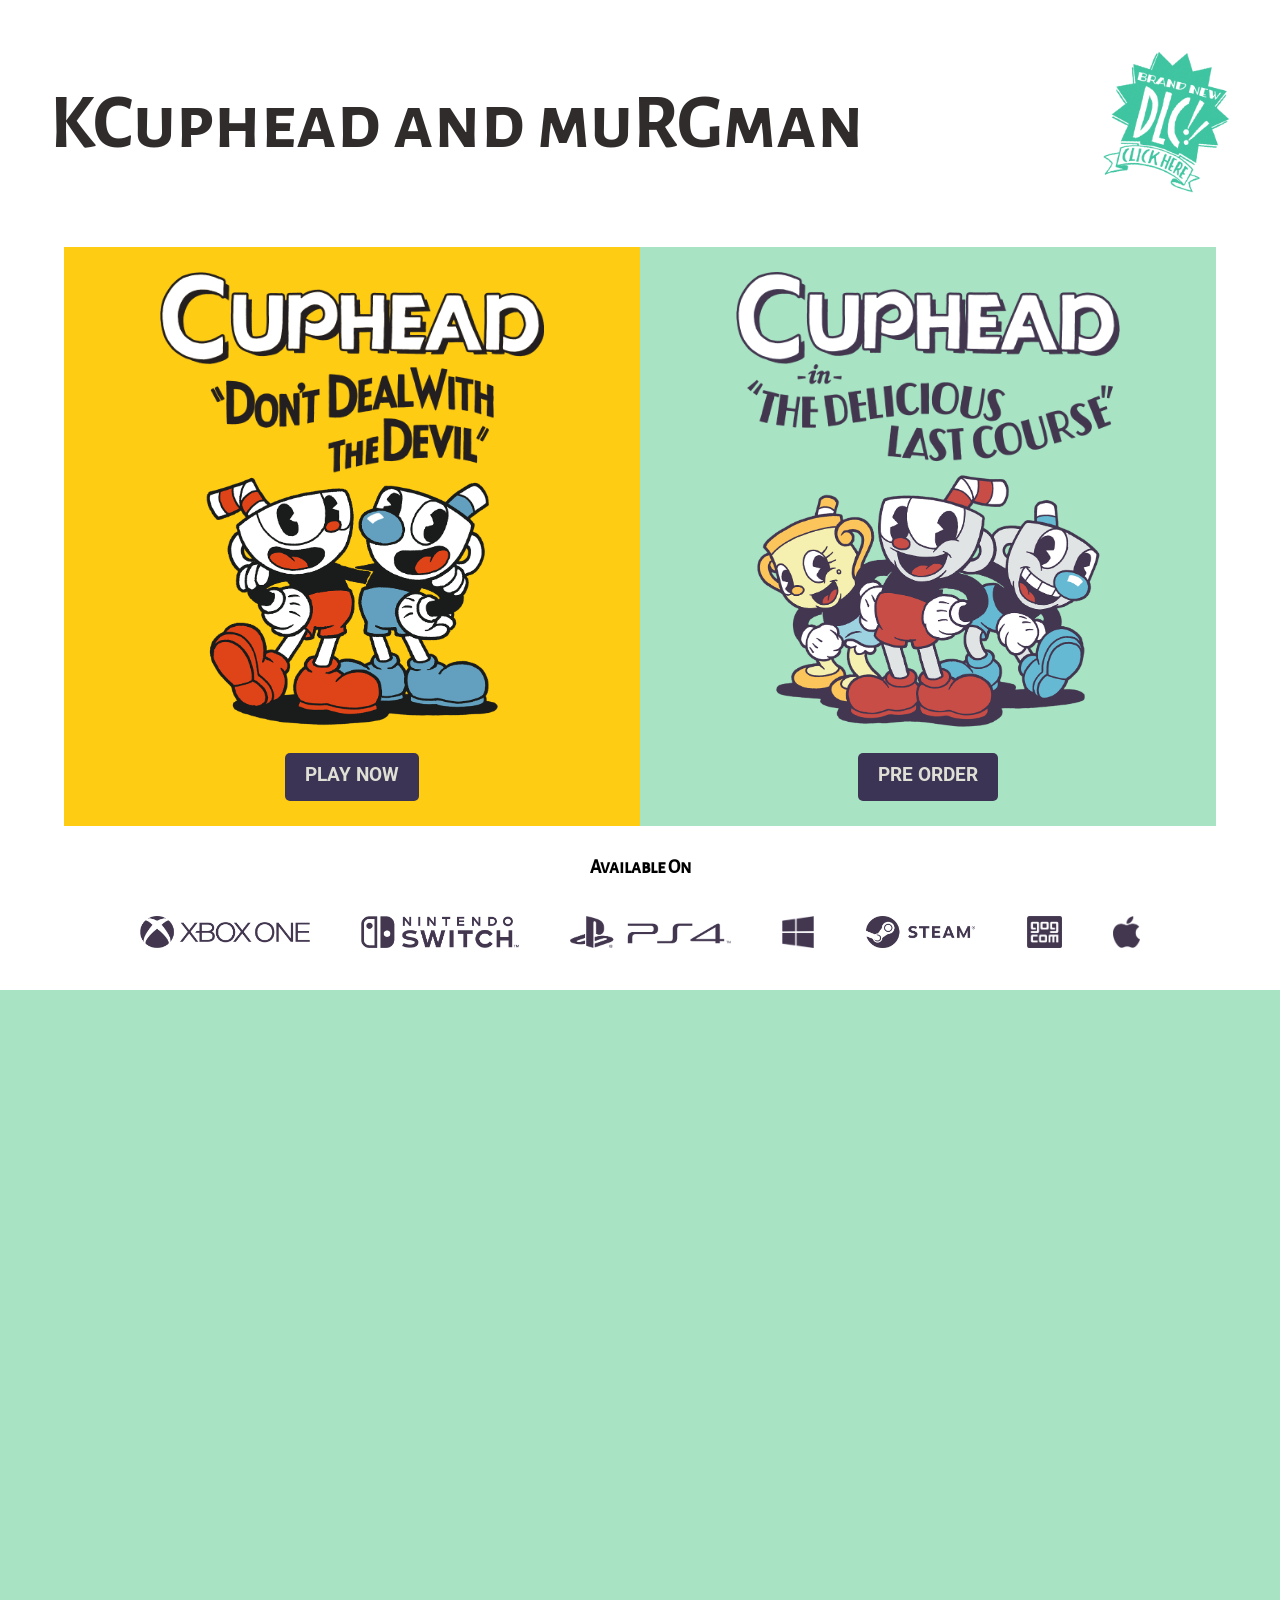
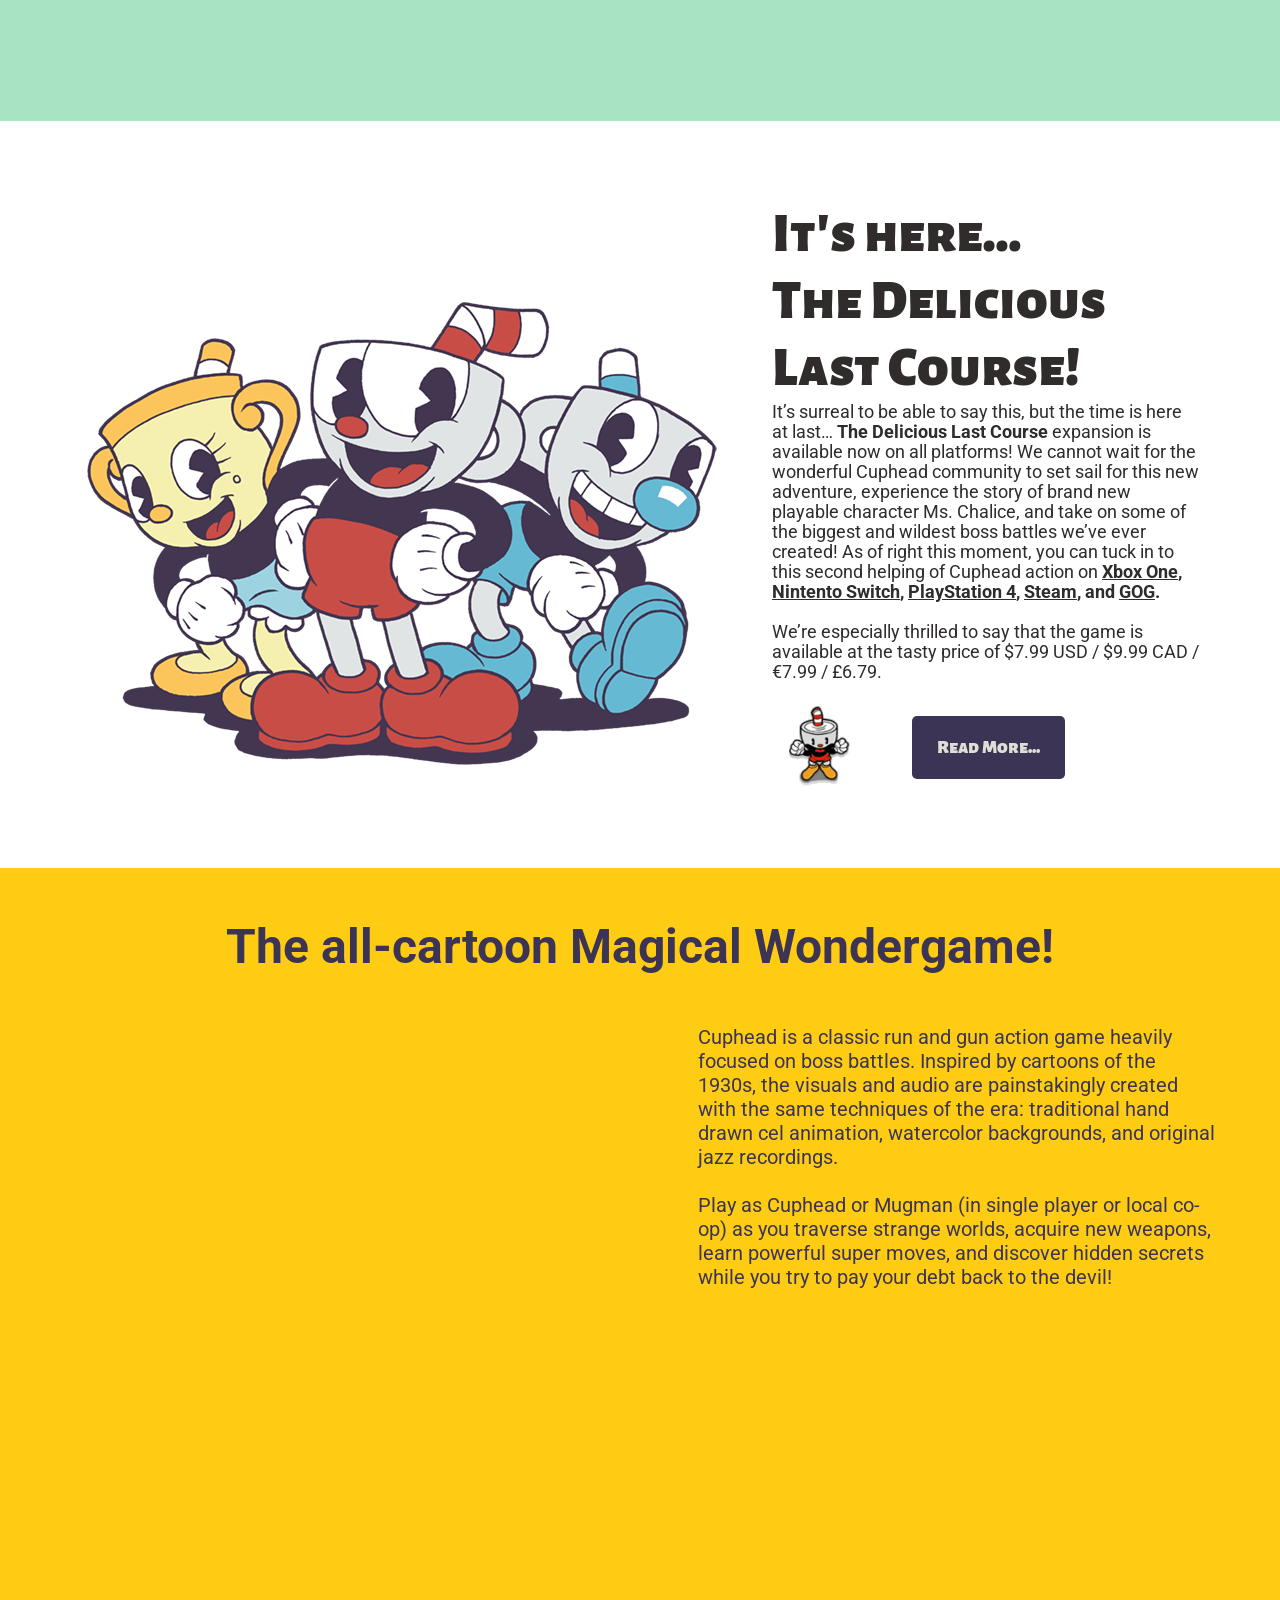
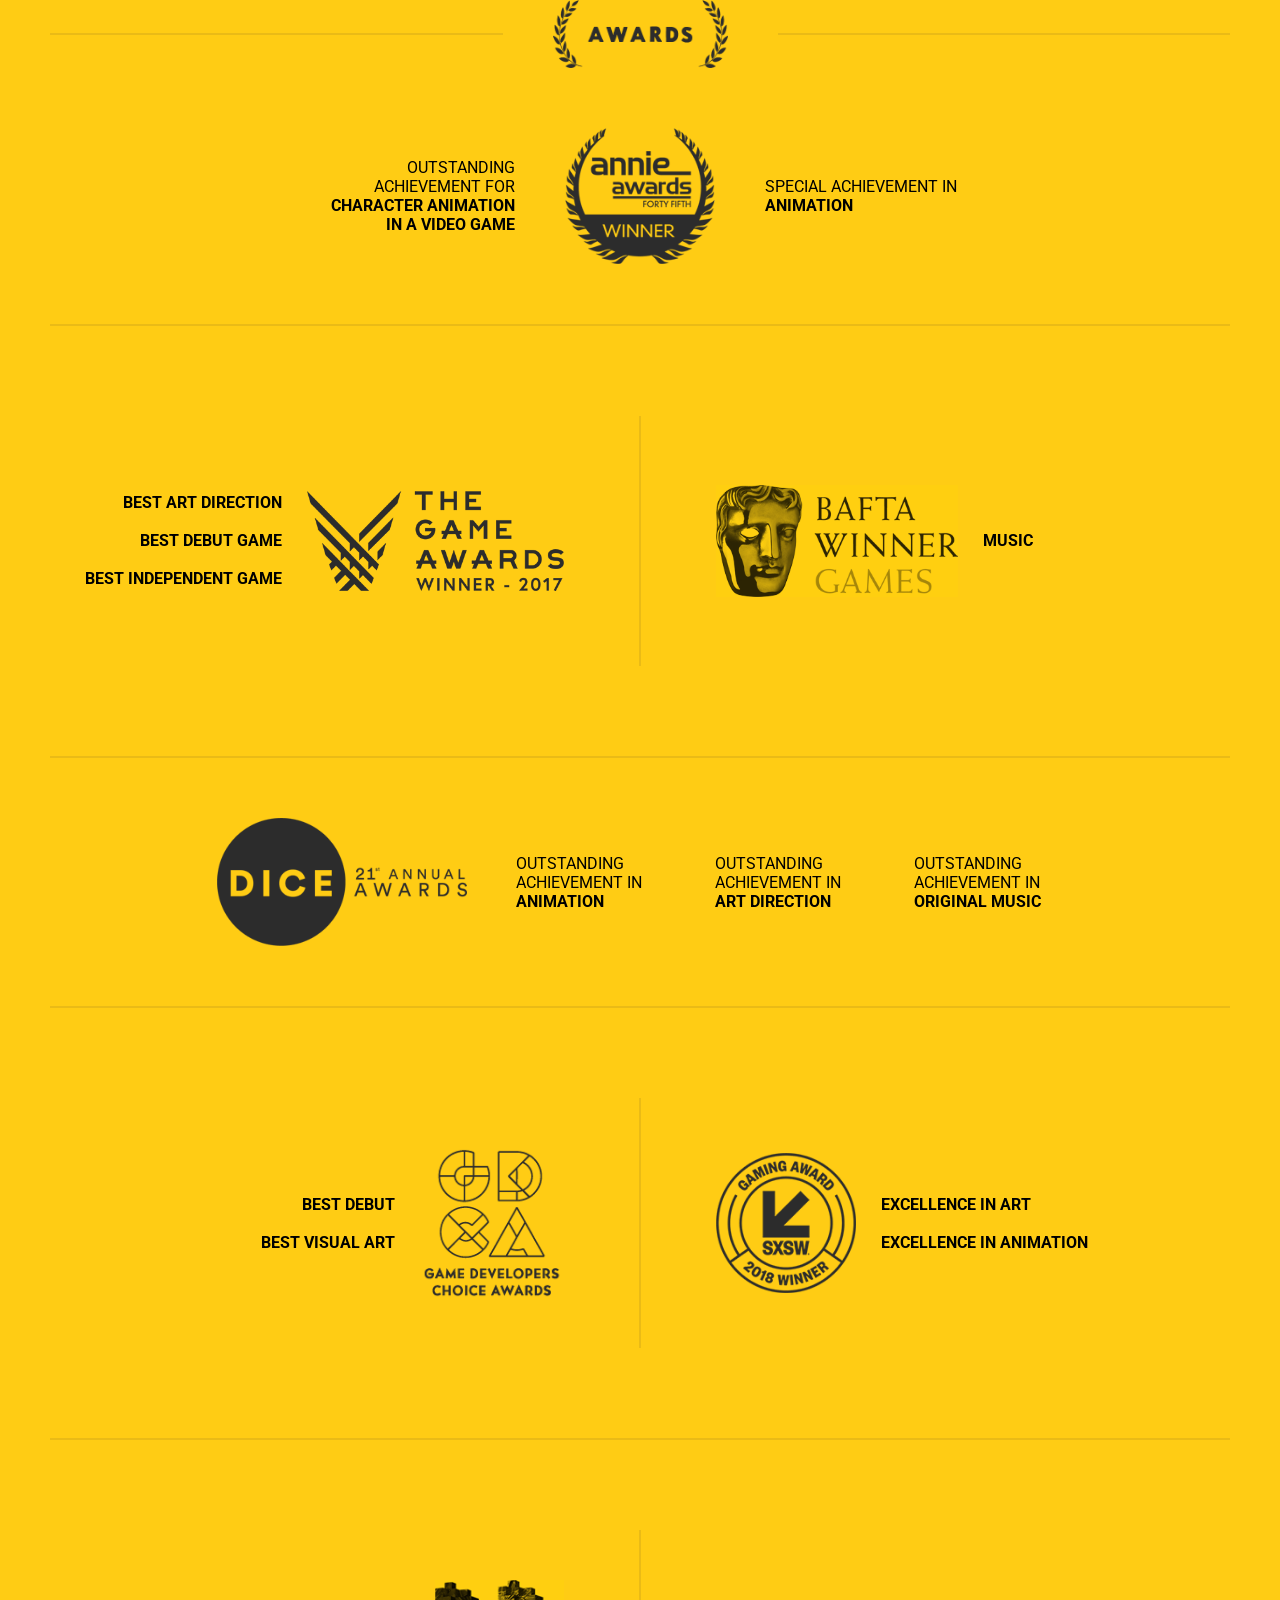
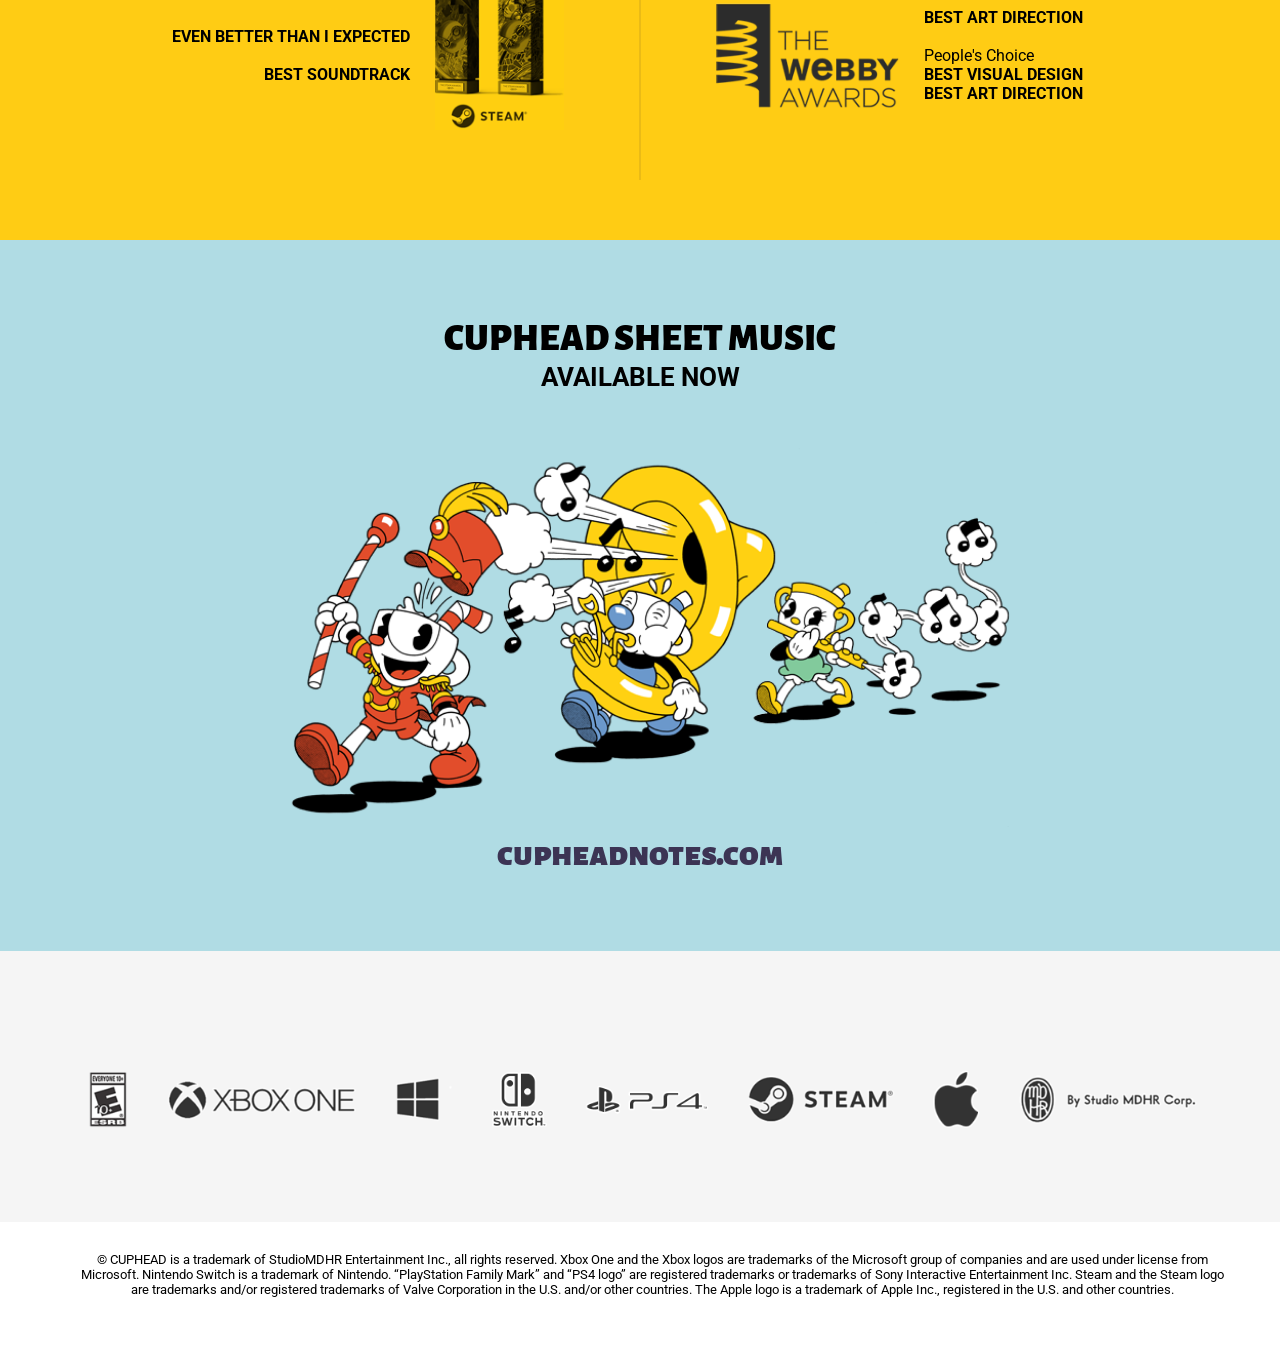
<file: html/index.html>
<!DOCTYPE html>
<html lang="en">
<head>
  <meta charset="UTF-8">
  <meta http-equiv="X-UA-Compatible" content="IE=edge">
  <meta name="viewport" content="width=device-width, initial-scale=1.0">
  <link rel="stylesheet" href="../css/index.css">
  <link rel="icon" href="../assets/ui/images/logo.png">
  <title>KCuphead and muRGman | Home</title>
</head>
<body>
  <nav>
    <div class="left">
      <p id="logo">KCuphead and muRGman</p>
    </div>
    <div class="right">
      <img src="/assets/ui/images/dlc-sticker-final.png" alt="">
    </div>
  </nav>
  <main>

      <div class="promotion-card">
        <div class="left">
          <img src="../assets/ui/images/ddwtd-logo.png" alt="" class="logo">
          <img src="../assets/ui/images/cuphead-mumgn-bothers.png" alt="" class="image">
          <a href="game.html" class="button">PLAY NOW</a>
        </div>
        <div class="right">
          <img src="../assets/ui/images/dlc-logo.png" alt="" class="logo">
          <img src="../assets/ui/images/cuphead-mugman-mschalice-trio.png" alt="" class="image">
          <a href="pre-order.html" class="button">PRE ORDER</a>
        </div>
      </div>

      <div class="available-platforms">
        <p>Available On</p>
        <div class="platform-container">
          <img src="../assets/ui/images/xbox.png" alt="">
          <img src="../assets/ui/images/switch.png" alt="">
          <img src="../assets/ui/images/ps4.png" alt="">
          <img src="../assets/ui/images/windows.png" alt="">
          <img src="../assets/ui/images/steam.png" alt="">
          <img src="../assets/ui/images/gog.png" alt="">
          <img src="../assets/ui/images/apple.png" alt="">
        </div>
      </div>

      <div class="dlc-video">
        <iframe src="https://www.youtube.com/embed/zEE0CvlSNZc" title="YouTube video player" frameborder="0" allow="accelerometer; autoplay; clipboard-write; encrypted-media; gyroscope; picture-in-picture; web-share" allowfullscreen>
        </iframe>
      </div>

      <div class="delicious-last-course">
        <img src="../assets/ui/images/dlc_heroes_cropped_web.png" alt="">
        <div class="dlc-text">
          <p>It’s here…</p>
          <p>The Delicious Last Course!</p>
          <p>It’s surreal to be able to say this, but the time is here at last…
            <b>The Delicious Last Course</b>
            expansion is available now on all platforms! We cannot wait for the wonderful Cuphead community to set sail for this new adventure, experience the story of brand new playable character Ms. Chalice, and take on some of the biggest and wildest boss battles we’ve ever created! As of right this moment, you can tuck in to this second helping of Cuphead action on
            <b>
              <a href="https://www.xbox.com/en-US/en-WW/games/store/cuphead-the-delicious-last-course/9pn2schcv9q0" target="_blank">Xbox One</a>,
              <a href="https://www.nintendo.com/store/products/cuphead-the-delicious-last-course-switch/" target="_blank">Nintento Switch</a>,
              <a href="https://store.playstation.com/en-us/product/UP8062-CUSA20499_00-CUPHEADDLC000000" target="_blank">PlayStation 4</a>,
              <a href="https://store.steampowered.com/app/1117850/Cuphead__The_Delicious_Last_Course/" target="_blank">Steam</a >, and
              <a href="https://www.gog.com/en/game/cuphead_the_delicious_last_course" target="_blank">GOG</a>.
            </b>
            <br><br>
            <p>
              We’re especially thrilled to say that the game is available at the tasty price of $7.99 USD / $9.99 CAD / €7.99 / £6.79.
            </p>
            <div class="button-container">
              <img src="../assets/ui/images/cuphead_jump.gif" alt="">
              <a href="read-more.html" class="button">Read More...</a>
            </div>
          </p>
        </div>
      </div>

      <div class="magical-wondergame">
        <p class="title">The all-cartoon Magical Wondergame!</p>
        <div class="content-container">
          <iframe src="https://www.youtube.com/embed/KAriv93tzI0" title="YouTube video player" frameborder="0" allow="accelerometer; autoplay; clipboard-write; encrypted-media; gyroscope; picture-in-picture; web-share" allowfullscreen></iframe>
          <div class="paragraph-container">
            <p>
              Cuphead is a classic run and gun action game heavily focused on boss battles. Inspired by cartoons of the 1930s, the visuals and audio are painstakingly created with the same techniques of the era: traditional hand drawn cel animation, watercolor backgrounds, and original jazz recordings.
            </p>
            <br>
            <p>
              Play as Cuphead or Mugman (in single player or local co-op) as you traverse strange worlds, acquire new weapons, learn powerful super moves, and discover hidden secrets while you try to pay your debt back to the devil!
            </p>
          </div>
        </div>
      </div>

      <div class="awards">

        <div class="awards-title">
          <span class="line"></span>
          <img src="../assets/ui/images/awards-laurel.png" alt="">
          <span class="line"></span>
        </div>

        <div class="annie-awards">
          <p>
            OUTSTANDING
            ACHIEVEMENT FOR
            <b>
              CHARACTER ANIMATION
              IN A VIDEO GAME
            </b>
          </p>
          <img src="../assets/ui/images/annie.png" alt="">
          <p>
            SPECIAL
            ACHIEVEMENT IN
            <b>ANIMATION</b>
          </p>
        </div>

        <div class="separator">
          <span class="line"></span>
        </div>

        <div class="the-game-awards-and-bafta-winner-games">

          <div class="left">
            <b>
              <p>BEST ART DIRECTION</p>
              <br>
              <p>BEST DEBUT GAME</p>
              <br>
              <p>BEST INDEPENDENT GAME</p>
            </b>
            <img src="../assets/ui/images/game_awards.png" alt="">
          </div>
          <div class="separator hide">
            <span class="line"></span>
          </div>
          <div class="middle">
            <span class="vertical-line"></span>
          </div>
          <div class="right">
            <img src="../assets/ui/images/bafta.png" alt="">
            <b>
              <p>MUSIC</p>
            </b>
          </div>

        </div>

        <div class="separator">
          <span class="line"></span>
        </div>

        <div class="dice-annual-awards">

          <img src="../assets/ui/images/dice-awards.png" alt="">
          <p>
            OUTSTANDING
            ACHIEVEMENT IN <br>
            <b>ANIMATION</b>
          </p>
          <p>
            OUTSTANDING
            ACHIEVEMENT IN <br>
            <b>ART DIRECTION</b>
          </p>
          <p>
            OUTSTANDING
            ACHIEVEMENT IN <br>
            <b>ORIGINAL MUSIC</b>
          </p>

        </div>

        <div class="separator">
          <span class="line"></span>
        </div>

        <div class="game-developers-choice-awards-and-sxsw">

          <div class="left">
            <b>
              <p>BEST DEBUT</p>
              <br>
              <p>BEST VISUAL ART</p>
            </b>
            <img src="../assets/ui/images/gdca.png" alt="">
          </div>
          <div class="separator hide">
            <span class="line"></span>
          </div>
          <div class="middle">
            <span class="vertical-line"></span>
          </div>
          <div class="right">
            <img src="../assets/ui/images/sxsw.png" alt="">
            <b>
              <p>EXCELLENCE IN ART</p>
              <br>
              <p>EXCELLENCE IN ANIMATION</p>
            </b>
          </div>

        </div>

        <div class="separator">
          <span class="line"></span>
        </div>
        
        <div class="steam-and-webby">

          <div class="left">
            <b>
              <p>EVEN BETTER THAN I EXPECTED</p>
              <br>
              <p>BEST SOUNDTRACK</p>
            </b>
            <img src="../assets/ui/images/steam (1).png" alt="">
          </div>
          <div class="separator hide">
            <span class="line"></span>
          </div>
          <div class="middle">
            <span class="vertical-line"></span>
          </div>
          <div class="right">
            <img src="../assets/ui/images/webby.png" alt="">
            <div class="container">
              <b>
                <p>BEST ART DIRECTION</p>
              </b>
              <br>
              <p>People's Choice</p>
              <b>
                <p>BEST VISUAL DESIGN</p>
                <p>BEST ART DIRECTION</p>
              </b>
            </div>
            
          </div>
        </div>       

      </div>

      <div class="cuphead-sheet-music">

        <p>CUPHEAD SHEET MUSIC</p>
        <p>AVAILABLE NOW</p>
        <img src="../assets/ui/images/marching-band.png" alt="">
        <a href="cuphead-notes.html">cupheadnotes.com</a>

      </div>

      <div class="company-logos">
        <img src="../assets/ui/images/logo_line_2020.png" alt="" >
      </div>

  </main>
  <footer>
    <p>© CUPHEAD is a trademark of StudioMDHR Entertainment Inc., all rights reserved. Xbox One and the Xbox logos are trademarks of the Microsoft group of companies and are used under license from Microsoft. Nintendo Switch is a trademark of Nintendo. “PlayStation Family Mark” and “PS4 logo” are registered trademarks or trademarks of Sony Interactive Entertainment Inc. Steam and the Steam logo are trademarks and/or registered trademarks of Valve Corporation in the U.S. and/or other countries. The Apple logo is a trademark of Apple Inc., registered in the U.S. and other countries.</p>
  </footer>
</body>
</html>
</file>
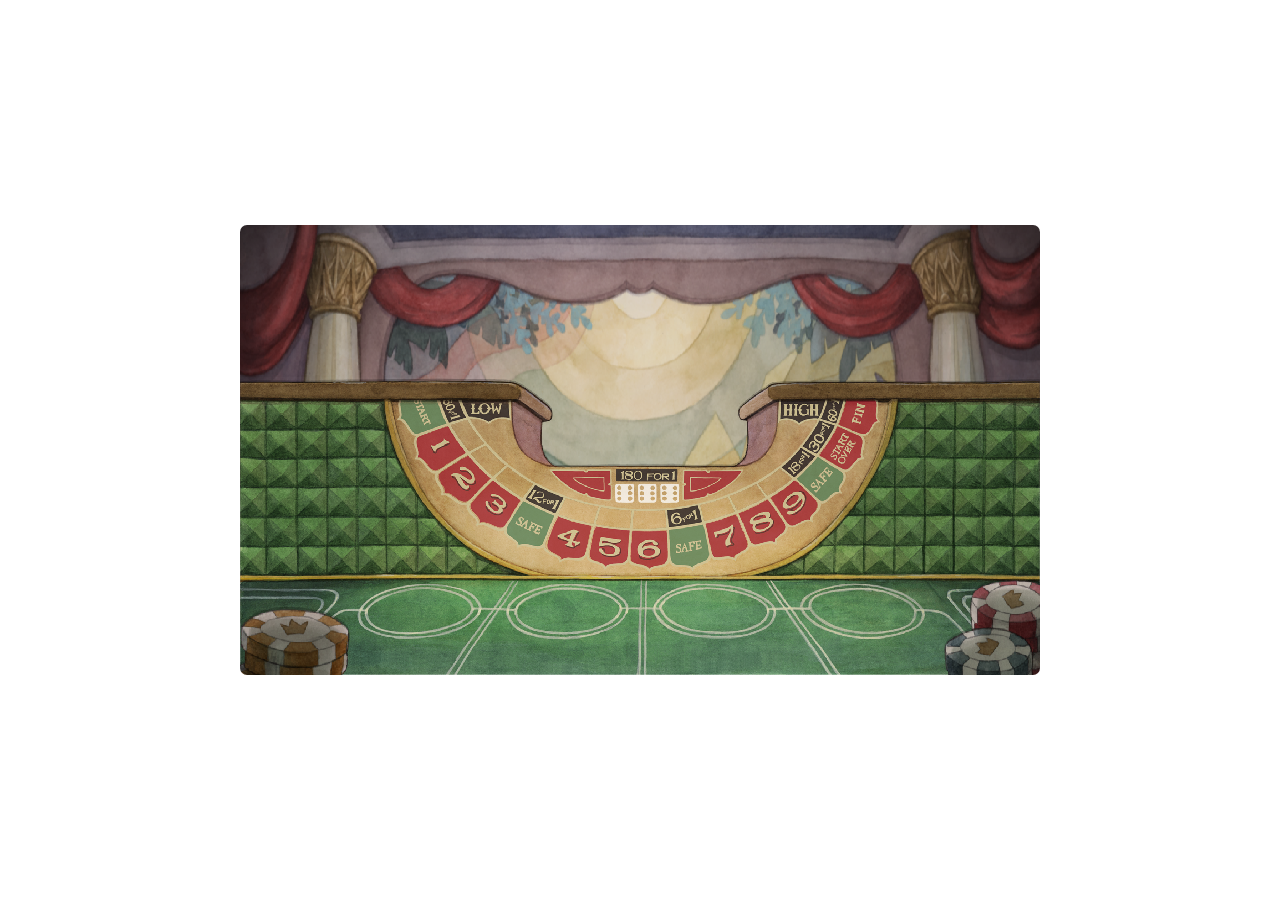
<file: html/game.html>
<!DOCTYPE html>
<html lang="en">
<head>
    <meta charset="UTF-8">
    <meta http-equiv="X-UA-Compatible" content="IE=edge">
    <meta name="viewport" content="width=device-width, initial-scale=1.0">
    <link rel="icon" href="../assets/ui/images/logo.png">
    <link rel="stylesheet" href="../css/game.css">
    <title>KCuphead and muRGman | Play</title>
    <script type="module" src="../javascript/game.js" defer></script>
    <script type="module" src="../javascript/globalEventListener.js" defer></script>
</head>
<body>
  <div id="canvas-container">
    <canvas id="canvas"></canvas>
  </div>
</body>
</html>
</file>
<file: css/index.css>
@import url("global.css");
@import url('https://fonts.googleapis.com/css2?family=Roboto&display=swap');

* {
  margin: 0;
  padding: 0;
}

/* Navigation Bar */

nav {
  display: flex;
  justify-content: space-between;
  align-items: center;
  padding: 50px;
} 

nav #logo {
  font-family: AlegreyaSansSC-Bold;
  font-size: 6vw;
  color: var(--gray);
}

nav .right img {
  width: 10vw;
  animation: pulse 0.3s linear infinite;
}

/* Navigation Bar */

/* Main */

main {
  display: flex;
  flex-direction: column;
  justify-content: center;
  align-items: center;
}

main .promotion-card {
  width: 90%;
  display: flex;
}

main .promotion-card .left {
  padding: 25px 0 25px 0;
  background-color: var(--light-orange);
  width: 50%;
  height: 100%;
  display: flex;
  flex-direction: column;
  justify-content: center;
  align-items: center;
}

main .promotion-card .right {
  padding: 25px 0 25px 0;
  background-color: var(--tiffany);
  width: 50%;
  height: 100%;
  display: flex;
  flex-direction: column;
  justify-content: center;
  align-items: center;
}

main .promotion-card .left .logo, main .promotion-card .right .logo {
  width: 30vw;
}

main .promotion-card .left .image, main .promotion-card .right .image{
  width: 27vw;
}

.button {
  text-decoration: none;
  background-color: var(--dark-purple);
  color: var(--light-gray);
  padding: 10px 20px 15px 20px;
  border-radius: 5px;
  margin-top: 25px;
  font-size: 1.5vw;
  font-family: 'roboto', sans-serif;
  font-weight: bold;
  transition: all 0.1s linear;
}

.button:hover {
  background-color: #585454;
  color: white;
}

main .available-platforms {
  display: flex;
  flex-direction: column;
  justify-content: center;
  align-items: center;
  margin: 30px 0;
  width: 80%;
}

main .available-platforms p:first-child {
  font-family: AlegreyaSansSC-Medium;
  font-weight: bold;
  font-size: 1.5vw;
  margin-bottom: 25px;
}

main .available-platforms .platform-container {
  display: flex;
  justify-content: space-between;
  flex-wrap: wrap;
  width: 100%;
}

main .available-platforms .platform-container img {
  height: 2rem;
  margin: 12px;
}

main .dlc-video {
  background-color: var(--tiffany);
  display: flex;
  justify-content: center;
  width: 100%;
  padding: 60px 0;
}

main .dlc-video iframe {
  width: calc(85vw - 4px);
  height: calc(48vw - 4px);
}

main .delicious-last-course {
  display: flex;
  justify-content: center;
  align-items: center;
  padding: 5rem;
}

main .delicious-last-course img {
  width: 60%;
  margin-right: 50px;
}

main .delicious-last-course .dlc-text {
  display: flex;
  flex-direction: column;
  justify-content: center;
  align-items: flex-start;
  width: 40%;
}

main .delicious-last-course .dlc-text p:first-child,
main .delicious-last-course .dlc-text p:nth-child(2) {
  font-family: AlegreyaSansSC-Black;
  font-size: 3.5rem;
  color: var(--gray);
}

main .delicious-last-course .dlc-text p:nth-child(3),
main .delicious-last-course .dlc-text p:nth-child(4) {
  font-family: 'Roboto', sans-serif;
  font-size: 1.1rem;
  color: var(--gray);
}

main .delicious-last-course .dlc-text p:nth-child(3) a {
  color: var(--gray);
}

main .delicious-last-course .dlc-text .button-container {
  display: flex;
  align-items: center;
}

main .delicious-last-course .dlc-text .button-container img {
  min-width: 5vw;
  max-width: 7vw;
}

main .delicious-last-course .dlc-text .button-container .button {
  font-family: AlegreyaSansSC-Black;
  padding: 20px 25px;
}

@media(max-width: 1000px) {
  
  main .delicious-last-course {
    flex-direction: column;
  }

  main .delicious-last-course img {
    width: 90%;
    margin: 0;
  }

  main .delicious-last-course .dlc-text {
    width: 100%;
  }

  main .delicious-last-course .dlc-text p:first-child,
  main .delicious-last-course .dlc-text p:nth-child(2),
  main .delicious-last-course .dlc-text p:nth-child(3),
  main .delicious-last-course .dlc-text p:nth-child(4),
  main .delicious-last-course .dlc-text .button-container {
    align-self: center;
    text-align: center;
  }

}

main .magical-wondergame {
  display: flex;
  flex-direction: column;
  justify-content: center;
  align-items: center;
  background-color: var(--yellow);
  padding: 50px 0;
}

main .magical-wondergame .content-container {
  display: flex;
  align-items: flex-start;
  justify-content: space-between;
  width: 90%;
}

main .magical-wondergame .title {
  font-family: 'roboto', sans-serif;
  font-weight: bold;
  font-size: 3rem;
  color: var(--dark-purple);
  margin-bottom: 50px;
  text-align: center;
}

main .magical-wondergame .content-container iframe {
  width: 46.5vw;
  height: 55vh;
}

main .magical-wondergame .content-container .paragraph-container {
  width: 45%;
  font-family: 'roboto', sans-serif;
  font-size: 1.25rem;
  color: var(--dark-purple);
  margin-bottom: 50px;
}

@media(max-width: 1000px) {

  main .magical-wondergame .content-container {
    flex-direction: column;
    align-items: center;
  }

  main .magical-wondergame .title {
    font-size: 5vw;
  }

  main .magical-wondergame .content-container iframe {
    width: calc(90vw - 4px);
    height: calc(80vh - 4px);
    margin-bottom: 25px;
  }

  main .magical-wondergame .content-container .paragraph-container {
    width: 100%;
    align-self: flex-start;
  }

}

main .awards {
  background-color: var(--yellow);
  width: 100%;
  display: flex;
  flex-direction: column;
  justify-content: center;
}

main .awards div {
  padding: 30px 0;
}

main .awards .awards-title {
  display: flex;
  justify-content: center;
  align-items: center;
}

main .awards .line {
  display: block;
  height: 2px;
  width: 100%;
  margin: 0 50px;
  background-color: var(--gray);
  opacity: 10%;
}

main .awards .awards-title img {
  width: 175px;
}

main .awards .annie-awards {
  display: flex;
  align-items: center;
  align-self: center;
}

main .awards .annie-awards p {
  width: 200px;
  font-family: 'roboto', sans-serif;
}

main .awards .annie-awards img {
  width: 150px;
  margin: 0 50px;
}

main .awards .annie-awards p:nth-child(1) {
  text-align: right;
}

main .awards .annie-awards p:nth-child(3) {
  text-align: left;
}

main .awards .separator {
  width: 100%;
  display: flex;
  justify-content: center;
  align-items: center;
}

main .awards .the-game-awards-and-bafta-winner-games {
  display: flex;
  justify-content: center;
  align-items: center;
  font-family: 'roboto', sans-serif;
  height: 100%;
}

main .awards .the-game-awards-and-bafta-winner-games .left {
  display: flex;
  align-items: center;
  justify-content: flex-end;
  width: 40%;
}

main .awards .the-game-awards-and-bafta-winner-games .left img {
  height: 100px;
  margin: 0 25px;
}

main .awards .the-game-awards-and-bafta-winner-games .left p {
  text-align: right;
}

main .awards .the-game-awards-and-bafta-winner-games .middle {
  height: 100%;
}

main .awards .the-game-awards-and-bafta-winner-games .middle .vertical-line {
  display: block;
  height: 250px;
  width: 2px;
  margin: 0 50px;
  background-color: var(--gray);
  opacity: 10%;
}

main .awards .the-game-awards-and-bafta-winner-games .right {
  display: flex;
  justify-content: flex-start;
  align-items: center;
  width: 40%;
}

main .awards .the-game-awards-and-bafta-winner-games .right img {
  height: 112px;
  margin: 0 25px;
}

main .dice-annual-awards {
  display: flex;
  justify-content: space-around;
  align-items: center;
  align-self: center;
  width: 70%;
  font-family: 'roboto', sans-serif;
}

main .dice-annual-awards img {
  width: 250px;
}

main .dice-annual-awards p {
  width: 150px;
}

main .awards .game-developers-choice-awards-and-sxsw {
  display: flex;
  justify-content: center;
  align-items: center;
  font-family: 'roboto', sans-serif;
  height: 100%;
}

main .awards .game-developers-choice-awards-and-sxsw .left {
  display: flex;
  align-items: center;
  justify-content: flex-end;
  width: 40%;
}

main .awards .game-developers-choice-awards-and-sxsw .left img {
  height: 150px;
  margin: 0 25px;
}

main .awards .game-developers-choice-awards-and-sxsw .left p {
  text-align: right;
}

main .awards .game-developers-choice-awards-and-sxsw .middle {
  height: 100%;
}

main .awards .game-developers-choice-awards-and-sxsw .middle .vertical-line {
  display: block;
  height: 250px;
  width: 2px;
  margin: 0 50px;
  background-color: var(--gray);
  opacity: 10%;
}

main .awards .game-developers-choice-awards-and-sxsw .right {
  display: flex;
  justify-content: flex-start;
  align-items: center;
  width: 40%;
}

main .awards .game-developers-choice-awards-and-sxsw .right img {
  height: 140px;
  margin: 0 25px;
}

main .awards .steam-and-webby {
  display: flex;
  justify-content: center;
  align-items: center;
  font-family: 'roboto', sans-serif;
  height: 100%;
}

main .awards .steam-and-webby .left {
  display: flex;
  align-items: center;
  justify-content: flex-end;
  width: 40%;
}

main .awards .steam-and-webby .left img {
  height: 150px;
  margin: 0 25px;
}

main .awards .steam-and-webby .left p {
  text-align: right;
}

main .awards .steam-and-webby .middle {
  height: 100%;
}

main .awards .steam-and-webby .middle .vertical-line {
  display: block;
  height: 250px;
  width: 2px;
  margin: 0 50px;
  background-color: var(--gray);
  opacity: 10%;
}

main .awards .steam-and-webby .right {
  display: flex;
  justify-content: flex-start;
  align-items: center;
  width: 40%;
}

main .awards .steam-and-webby .right img {
  height: 140px;
  margin: 0 25px;
}

main .awards .steam-and-webby .right .container {
  display: flex;
  flex-direction: column;
}

main .awards .the-game-awards-and-bafta-winner-games .hide,
main .awards .game-developers-choice-awards-and-sxsw .hide,
main .awards .steam-and-webby .hide {
  display: none;
} 

@media (max-width: 1000px) {

  main .awards .annie-awards {
    flex-direction: column;
  }

  main .awards .annie-awards p {
    text-align: center;
    margin: 50px 0;
  }

  main .awards .annie-awards p:nth-child(1),
  main .awards .annie-awards p:nth-child(3) {
    text-align: center;
  }

  main .awards .the-game-awards-and-bafta-winner-games,
  main .awards .game-developers-choice-awards-and-sxsw,
  main .awards .steam-and-webby {
    flex-direction: column;
    justify-content: center;
    align-items: center;
  }

  main .awards .the-game-awards-and-bafta-winner-games .left,
  main .awards .the-game-awards-and-bafta-winner-games .right,
  main .awards .game-developers-choice-awards-and-sxsw .left,
  main .awards .game-developers-choice-awards-and-sxsw .right,
  main .awards .steam-and-webby .left,
  main .awards .steam-and-webby .right {
    display: flex;
    justify-content: center;
    align-items: center;
  }

  main .awards .the-game-awards-and-bafta-winner-games .middle .vertical-line,
  main .awards .game-developers-choice-awards-and-sxsw .middle .vertical-line,
  main .awards .steam-and-webby .middle .vertical-line {
    display: none;
  }

  main .awards .the-game-awards-and-bafta-winner-games .hide,
  main .awards .game-developers-choice-awards-and-sxsw .hide,
  main .awards .steam-and-webby .hide {
    display: flex;
    width: 100%;
  } 

  main .dice-annual-awards {
    flex-direction: column;
    align-items: center;
    justify-content: center;
  }

  main .dice-annual-awards p {
    margin: 50px 0;
    text-align: center;
  }

}

main .cuphead-sheet-music {
  display: flex;
  flex-direction: column;
  align-items: center;
  padding: 75px 0;
  background-color: var(--light-blue);
  width: 100%;
}

main .cuphead-sheet-music p:first-child {
  font-family: AlegreyaSansSC-Black;
  font-size: 3vw;
}

main .cuphead-sheet-music p:nth-child(2) {
  font-family: 'Roboto', sans-serif;
  font-size: 2vw;
  font-weight: bolder;
  margin-bottom: 50px;
}

main .cuphead-sheet-music img {
  width: 60vw;
}

main .cuphead-sheet-music a {
  font-family: AlegreyaSansSC-Black;
  font-size: 2.75vw;
  text-decoration: none;
  color: var(--dark-purple);
}

main .cuphead-sheet-music a:hover {
  color: var(--red);
}

main .company-logos {
  width: 100%;
  padding: 90px 0 70px 0;
  background-color: var(--super-light-gray);
  display: flex;
  justify-content: center;
  flex-wrap: wrap;
}

main .company-logos img {
  width: 90vw;
}

/* Main */

/* Footer */

footer p {
  padding: 30px 50px 50px 75px;
  font-family: 'Roboto', sans-serif;
  text-align: center;
  font-size: 1vw;
}

/* Footer */
</file>
<file: css/game.css>
* {
  padding: 0;
  margin: 0;
}

#canvas-container {
  width: 100%;
  height: 100vh;
  display: grid;
  place-items: center;
}

#canvas {
  border-radius: 7px;
}
</file>
